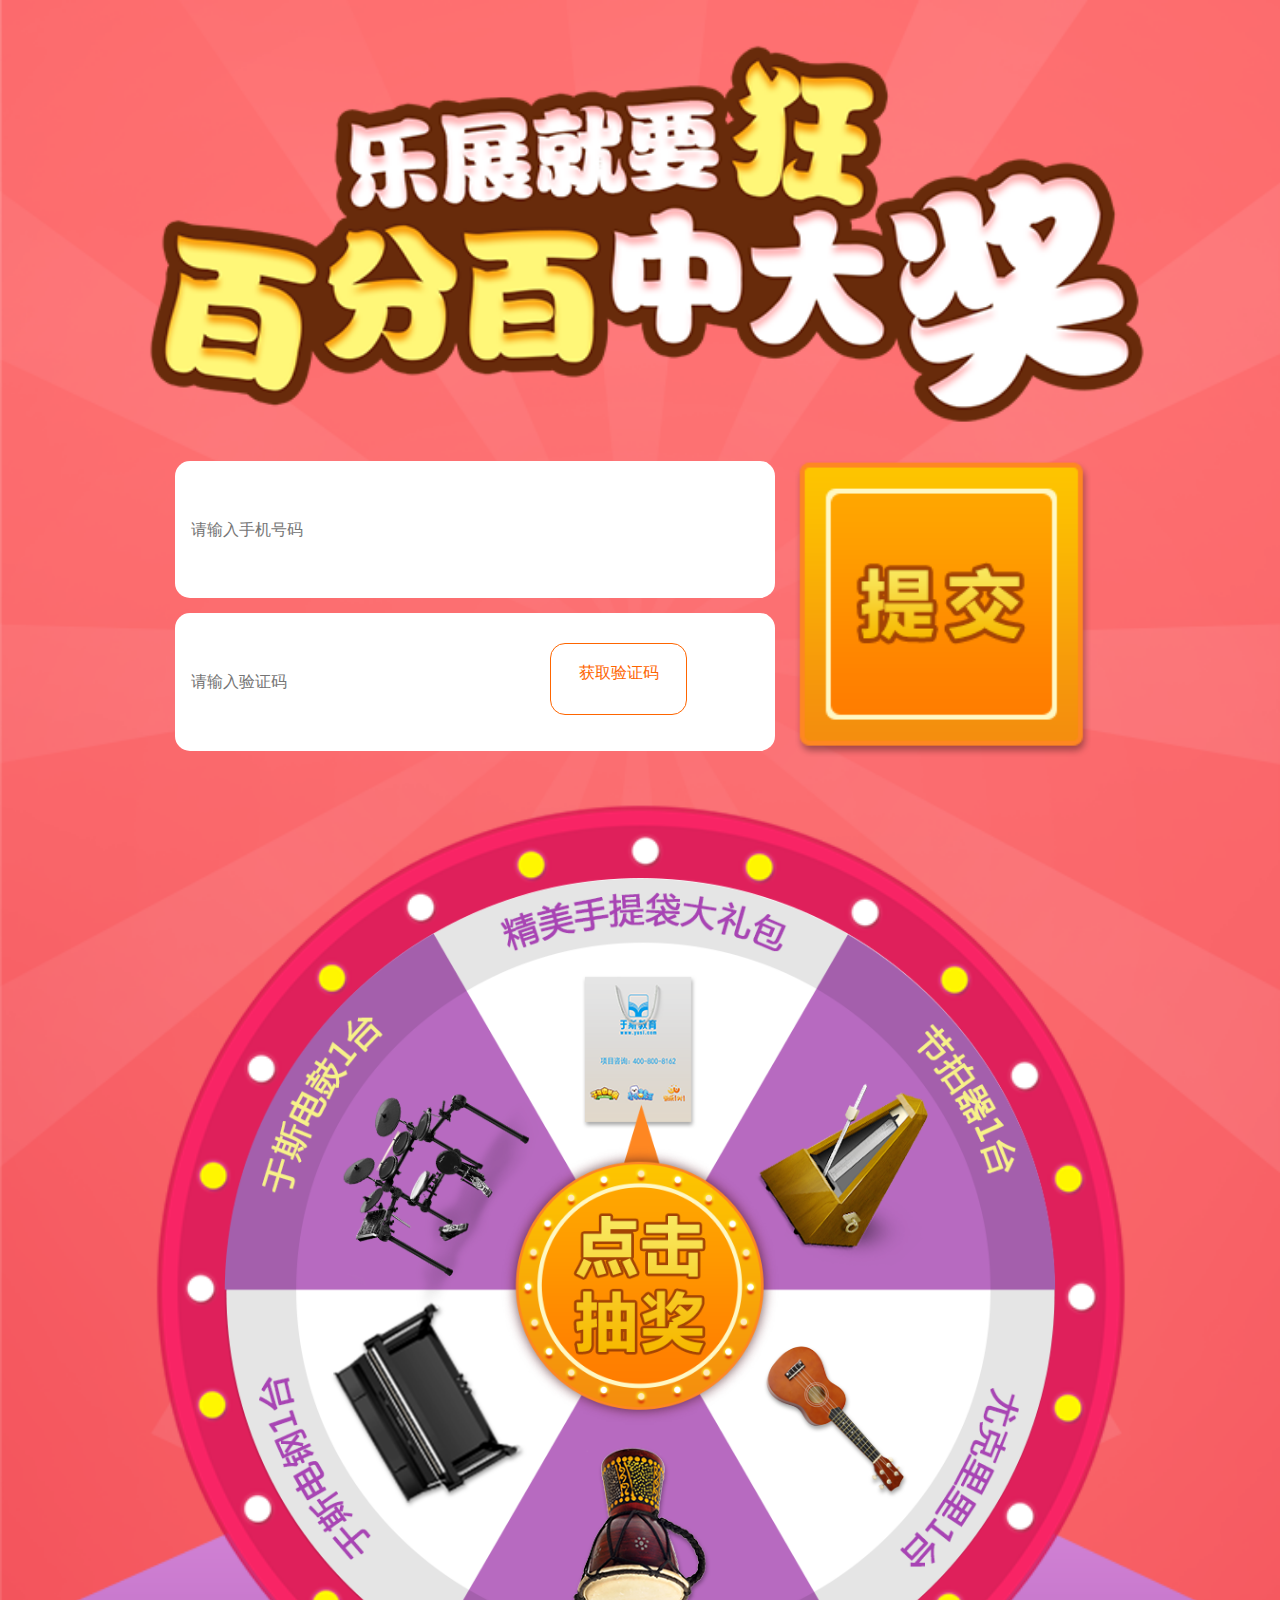
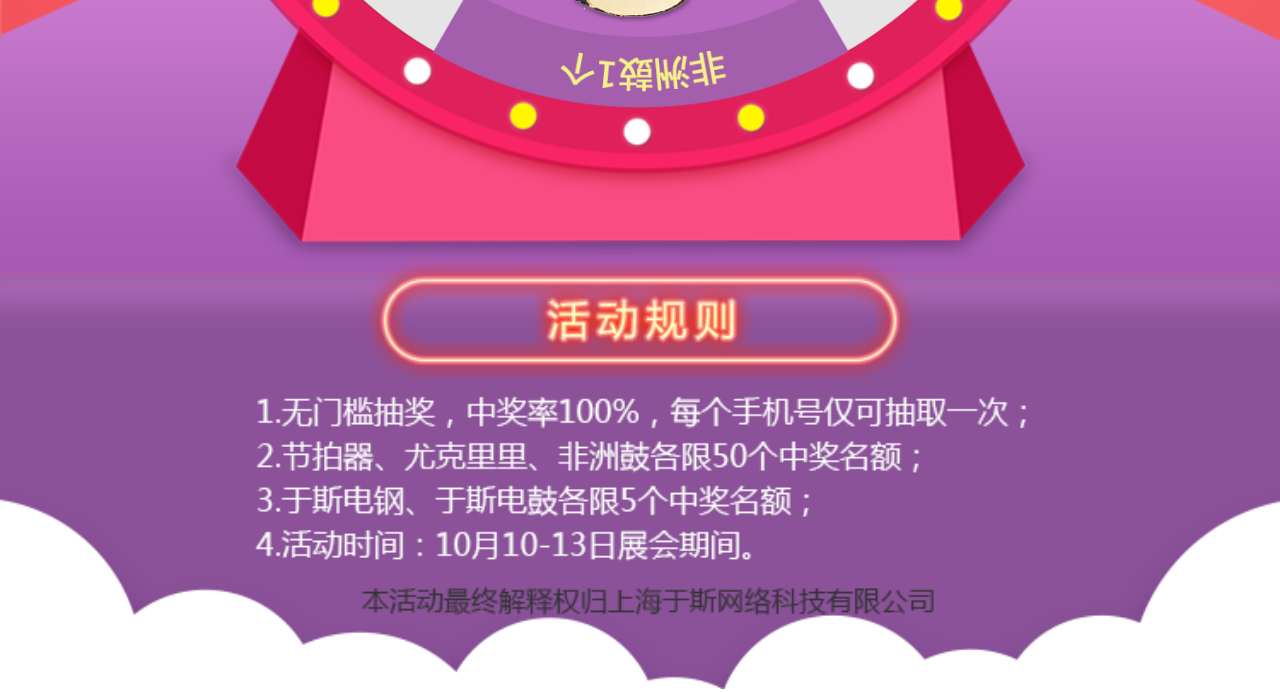
<file: 作业/index.html>
﻿<!DOCTYPE html>
<html>
<head lang="en">
    <meta http-equiv="Content-Type" content="text/html;charset=utf-8">
    <meta name="viewport" content="width=device-width, initial-scale=1.0, minimum-scale=1.0, maximum-scale=1.0, user-scalable=no"/>
    <title>乐展就要狂 百分百中大奖</title>
    <link rel="stylesheet" href="css/campaign.css">
    <script type="text/javascript" src="js/jquery-1.11.0.js"></script>
    <script type="text/javascript" src="js/awardRotate.js"></script>  <!-- jQuery旋转插件 -->
    <style>
        *{
            padding: 0;
            margin: 0;
            font-family:"微软雅黑";
        }

        .hide {
            display: none;
        }

        .c_pic {
            width:100%;
            position:absolute;
            height: 60%;
            top: 38.3%;
            /* height: 100%; */
        }

        .c_pic2 {
            width:100%;
            position:absolute;
            height: 40%;
            top: 38.5%;
            /* height: 100%; */
        }

        .mask {
            width: 100%;
            height:100%;
            position: absolute;
            z-index: 20;
            background-color: black;
            opacity: 0.8
        }
        .mask-img {
            margin-top:30%;
            position: absolute;
            z-index: 20;
        }

        form div input{
            width: 80%;
            height: 100%;
            margin-left: 20%;
            font-size: 16px;
            border: none;
            border-radius: 15px;
        }
        
        .ui-loader{
            display: none;
        }

        .code {
            border-style: solid;
            border-width: 1px;
            border-color: #fe6500;
            border-radius: 15px;
            padding: 1.2rem 1rem 0.8rem 1rem;
            color: #fe6500;
            height: 11%;
            width: 8%;
            text-align:center;
            font-size: 16px;
            position:absolute;
            z-index: 10;
            top: 53%;
            left: 43%;
        }
    </style>

    <script type="text/javascript">
        $(document).ready(function(){
            var is_submit = false;
            var degree = [0, 33, 93, 153, 213, 273, 333];
            var param = {};
            var timer = null;
            //获取短信验证码
            $(".code").click(function() {//tap 事件在用户轻击一个元素时触发//
    
                var num = 60;
                if(!/^(1)\d{10}$/i.test($("#id_input_phone").val())) {
                    $("#id_input_phone").val("");
                    alert("错误的手机号")
                    return false;
                }
                
                var param = {};
                var id_input_phone = $("#id_input_phone").val();
                param.phone = id_input_phone;
                
                clearInterval(timer);
                
                timer = setInterval(function() {
                    $("#code").html("已发送" + num + "s");
                    $("#code").css("pointer-events", "none");
                    num--;
                    if(num <= 0) {
                        clearInterval(timer);
                        num = 60;
                        $("#code").html("重新获取");
                        $("#code").css("pointer-events", "");
                    }
                    
                }, 1000)
           
                return false;
            });
            //提交
            $(".submit-info").click(function() {//tap 事件在用户轻击一个元素时触发
                
                if(!/^(1)\d{10}$/i.test($("#id_input_phone").val())) {
                    $("#id_input_phone").val("");
                    // $("#id_input_phone").attr("placeholder", "错误手机号");
                    alert("错误的手机号")
                    return false;
                }
                if($("#id_input_code").val() == "") {
                    $("#id_input_code").val("");
                    alert("错误的验证码")
                    return false;
                }
                
                var param = {};
                var id_input_phone = $("#id_input_phone").val();
                var id_input_code = $("#id_input_code").val();
                param.phone = id_input_phone;
                param.code = id_input_code;
             
                is_submit = true;
                           
                return false;
            });

             //抽奖
             $("#id_div3").click(function() {//tap 事件在用户轻击一个元素时触发
                if (!is_submit) {
                    alert("请先提交信息");
                    return false;
                }
                if(!/^(1)\d{10}$/i.test($("#id_input_phone").val())) {
                    $("#id_input_phone").val("");
                    // $("#id_input_phone").attr("placeholder", "错误手机号");
                    alert("错误的手机号")
                    return false;
                }
                var param = {};
                var id_input_phone = $("#id_input_phone").val();
                param.phone = id_input_phone;
                param.name = "-";
                
                $("#code").html("获取验证码");
                $("#code").css("pointer-events", "");
                
                var angles=degree[2];//2];//e.datas.result
                switch(2)
                {
                    case 1:
                        $(".mask-img").attr("src","img/1.png")
                    break;
                    case 2:
                        $(".mask-img").attr("src","img/6.png")
                    break;
                    case 3:
                        $(".mask-img").attr("src","img/5.png")
                    break;
                    case 4:
                        $(".mask-img").attr("src","img/4.png")
                    break;
                    case 5:
                        $(".mask-img").attr("src","img/3.png")
                    break;
                    case 6:
                        $(".mask-img").attr("src","img/2.png")
                    break;
                }
                $('#rotate').stopRotate();
                angles = Math.round(Math.random()*56) + angles;
                $('#rotate').rotate({
                    angle:0,
                    animateTo:angles+1800,
                    duration:8000,
                    callback:function (){
                        $("#id_input_phone").val("");
                        $("#id_input_phone").attr("placeholder", "请输入手机号码");
                        $("#id_input_code").val("");
                        $("#id_input_code").attr("placeholder", "请输入验证码");
                        clearInterval(timer);
                        num = 60;
                        $("#code").html("获取验证码");
                        $("#code").css("pointer-events", "");
                        $(".mask-bg").show();
                    }
                })
                return false;
            });
            $(".mask-img").click(function() {//tap 事件在用户轻击一个元素时触发
                $(".mask-bg").hide();
            })

            $("#mask").click(function() {//tap 事件在用户轻击一个元素时触发
                $(".mask-bg").hide();
            })
        });
    </script>
</head>
<body>
<div id="yc" style="width: 100%;height:15%;position: absolute;z-index: 9;margin-top: 36%">
    <div style="width: 96%;height:100%;margin: auto;">
        <form style="width: 100%;height:100%;display: flex;">
            <div style="width:62%;height:100%">
                <div style="height:40%">
                    <input type="text" class="form-text" id="id_input_phone" placeholder="请输入手机号码" style="text-indent:1em;">
                </div>
                <div style="height:40%;margin-top:15px">
                    <div class="code" id="code">获取验证码</div>
                    <input type="text" class="form-text" id="id_input_code" placeholder="请输入验证码" style="text-indent:1em">
                </div>
            </div>
            <div class="submit-info" style="margin-left:20px;width:38%">
                <img style="height:86%" src="img/sub.png">
            </div>
            
        </form>
    </div>
</div>

<div data-role="page">
    <div class="mask-bg" style="display:none">
        <div class="mask" id="mask"></div>
        <img class="mask-img" style="width:100%" src="img/1.png">
    </div>
    <div data-role="main" class="ui-content">
        <div>
            <img style="width:100%" src="img/bg.png">
        </div>
        <div class="c_pic" id="id_div2">
            <img id="rotate" style="width: 65%;position: absolute;left: 17.5%;" src="img/bg2.png">
        </div>
         <div class="c_pic2" id="id_div3">
            <img style="width: 60%;position: absolute;left: 20%;" src="img/sub2.png">
        </div>
    </div>

    <div id="id_footer" data-role="footer">
    </div>
</div>
</body>
</html>
</file>
<file: 作业/css/campaign.css>
* {
    word-wrap: break-word;
	
}

html,body{
	background:#fff;
	padding:0;
	font-size:16px;
	font:16px/1.22;
	margin:0 auto;
	position: relative;
	min-height:100%;
	font-family: "微软雅黑","Microsoft YaHei",Arial,Helvetica,sans-serif;
}
h1, h2, h3, h4, h5, h6, ul, li, dl, dt, dd, form, a, p{
	margin:0;
	padding:0;
	border:none;
	list-style:none;
	list-style-type:none;
	color:#000;
	font-family: "微软雅黑","Microsoft YaHei", Arial, Helvetica, sans-serif;
	text-decoration:none;
}
table,td,th{
	font-family: "微软雅黑","Microsoft YaHei", Arial, Helvetica, sans-serif;
	border-collapse:collapse;
}
input, button{
	font-family: "微软雅黑","Microsoft YaHei", Arial, Helvetica, sans-serif;
}
div{
	overflow:hidden;
}
a{
	color:#000;
	opacity:1;
	outline:none;
	text-decoration:none;
	cursor: pointer;
}
a.disabled{
	color:#757575 !important;
	background:#dcdcdc !important;
	text-shadow:1px 1px 0 rgba(255,255,255,1) !important;
	pointer-events:none !important;
}
/**********/
body, input, select, textarea, button, .ui-btn{
	font-family: "微软雅黑","Microsoft YaHei", Arial, Helvetica, sans-serif;
}
.ui-bar-a, .ui-page-theme-a .ui-bar-inherit, html .ui-bar-a .ui-bar-inherit, html .ui-body-a .ui-bar-inherit, html body .ui-group-theme-a .ui-bar-inherit{
	background-color:#fff;
	text-shadow:none;
}
.ui-overlay-a, .ui-page-theme-a, .ui-page-theme-a .ui-panel-wrapper{
	background-color:#fff;
	color:#2a2a2a;
	text-shadow:none;
}
.ui-page-theme-a a, html .ui-bar-a a, html .ui-body-a a, html body .ui-group-theme-a a{
	font-weight:500;
}
.ui-overlay-a, .ui-page-theme-a, .ui-page-theme-a .ui-panel-wrapper{
	text-shadow:none !important;
}
.right{
	margin-right:0 !important;
	float:right;
}
.no-border{
	border:none !important;
}

.no_course {
	text-align: center;
}
.fullwide{
	min-width:1134px;
	width:100%;
	margin:0 auto;
}
.inner{
	width:1134px;
	position:relative;
	margin:0 auto;
}
.ui-content{
	padding:0 !important;
}
.mobile{
	height:100%;
}
.mobile .header{
	border:none;
	font-weight:500;
	height:56px;
	line-height:56px;
}
.mobile .header a{
	width: auto;
	height: auto;
	left: 0;
	display: inline;
	top: 0;
	margin: 0;
	padding: 0;
	box-shadow: none;
	border: none;
	position: relative;
}
.mobile .header img{
	display:block;
	height:100%;
	float:left;
}
.mobile .banner{
	background:none;
	position:relative;
	height:auto;
	width:100%;
	overflow:hidden;
	background-size:cover;
}
.mobile .banner img{
	width:100%;
	height:auto;
	display:block;
}
.mobile .banner .skip{
	position:absolute;
	top:15px;
	right:15px;
	height:46px;
	width:46px;
	line-height:46px;
	border-radius:23px;
	display:block;
	text-align:center;
	color:#222;
	font-size:14px;
	background:rgba(255,255,255,0.6);
}
.mobile .banner .btn{
	display:block;
	position:absolute;
	position:fixed;
	left:0;
	bottom:14%;
	bottom:6.5%;
	text-align:center;
	font-size:25px;
	color:#fff;
	letter-spacing:3px;
	background-position:center center;
	background-repeat:no-repeat;
	background-size:contain;
	background-color:transparent;
	border:none;
	width:56%;
	margin:0 22%;
	height:58px;
	line-height:58px;
}
@media screen and (max-device-width : 767px){
}
@media screen and (max-width : 767px) and (orientation :portrait){

}
@media screen and (max-device-width : 767px) and (min-device-width : 580px) and (orientation: landscape){

}
@media screen and (max-width : 579px) and (orientation: landscape){

}
@media screen and (max-width : 640px){

}
@media screen and (max-width : 540px){

}
@media screen and (max-width : 375px){
	
}
@media screen and (max-width : 360px){

}
@media screen and (max-width : 340px){

}
@media screen and (max-width : 320px){
	.mobile .banner .btn{
		bottom:6%;
	}
}
@media screen and (max-width : 275px){

}
</file>
